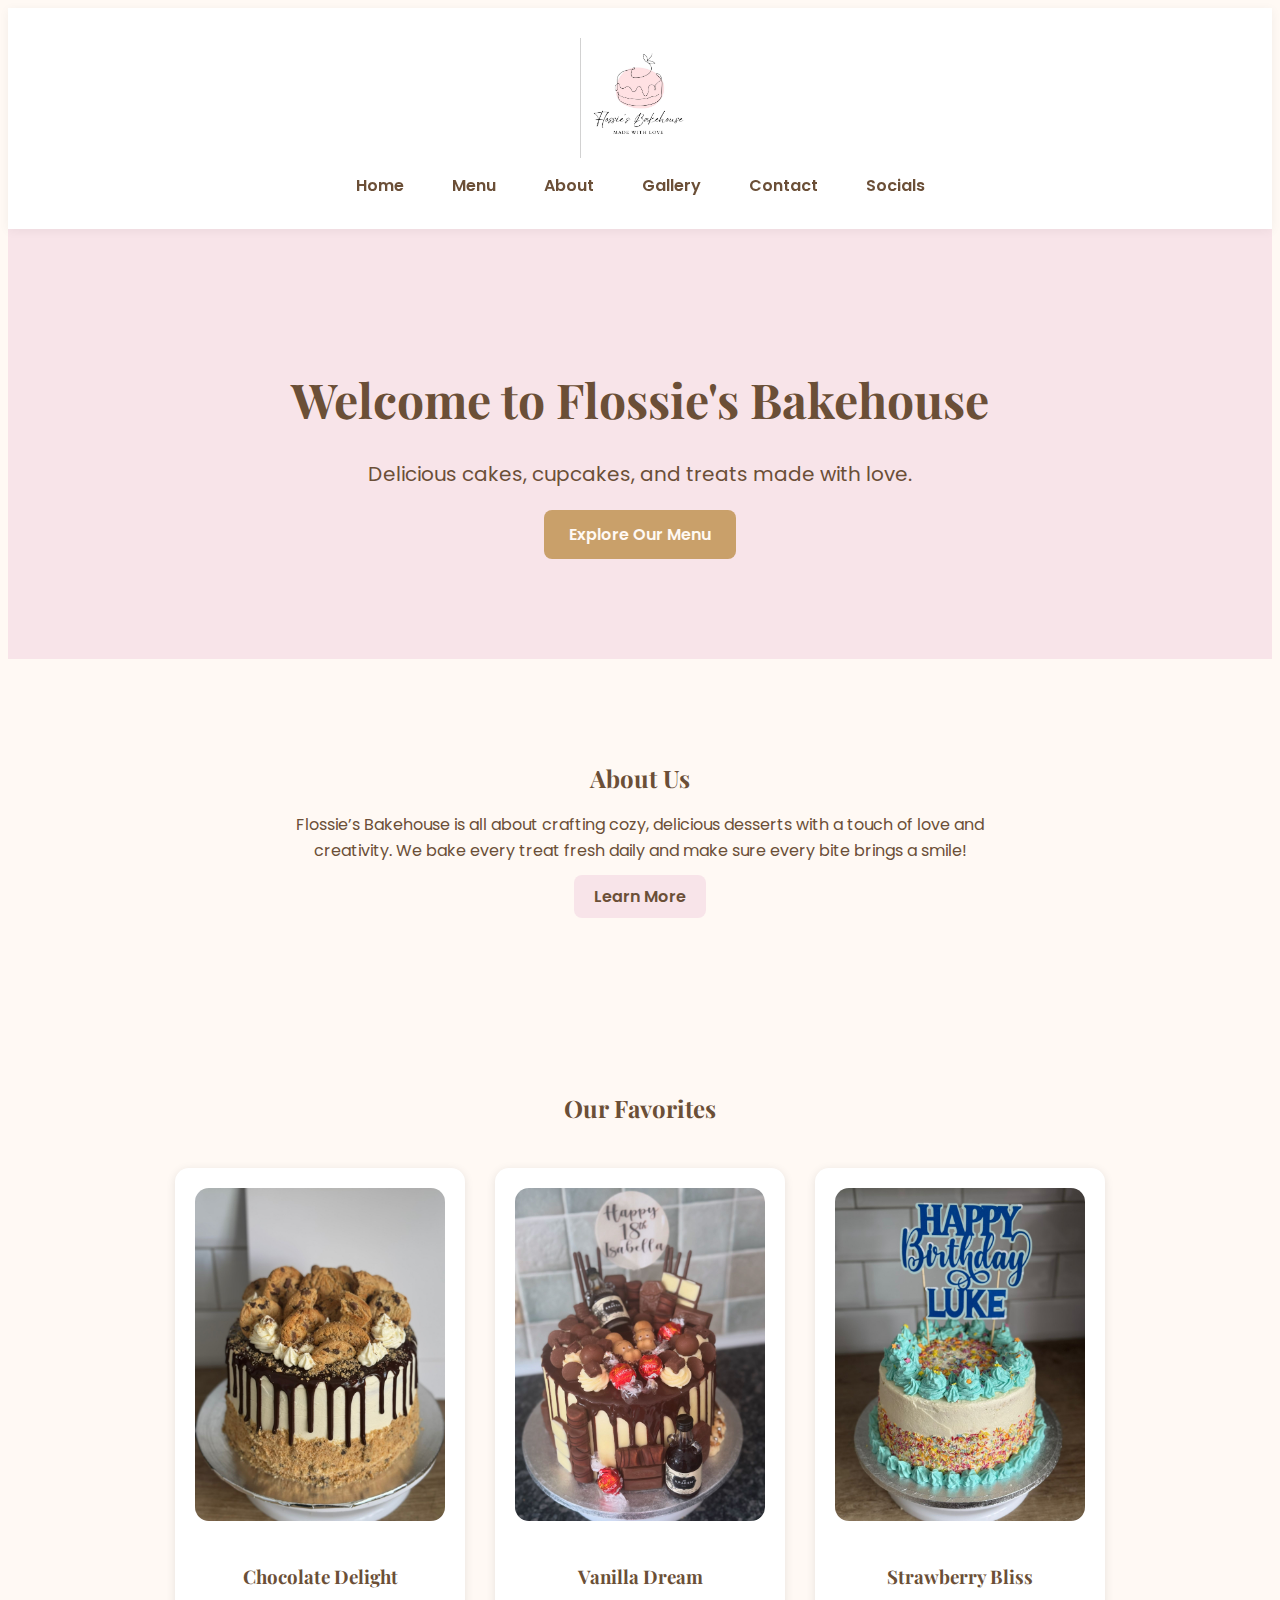
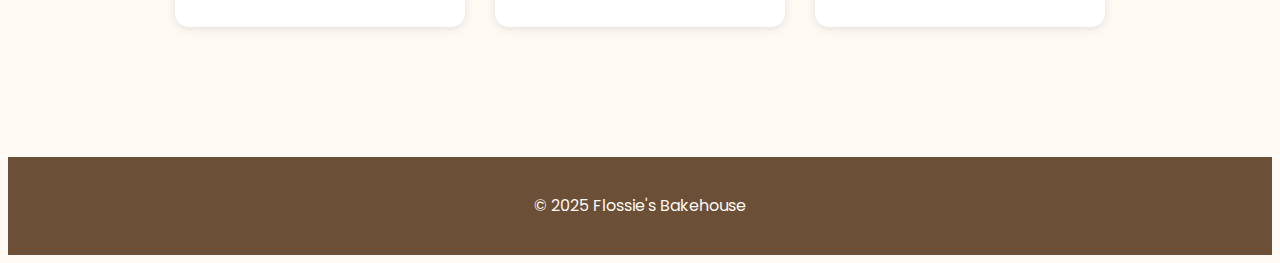
<file: index.html>
<!DOCTYPE html>
<html lang="en">
<head>
  <meta charset="UTF-8">
  <meta name="viewport" content="width=device-width, initial-scale=1.0">
  <title>Flossie's Bakehouse</title>

  <!-- Favicon -->
  <link rel="icon" type="image/png" href="img/favicon.png">
  <link rel="apple-touch-icon" href="img/favicon.png">

  <!-- Google Fonts -->
  <link href="https://fonts.googleapis.com/css2?family=Playfair+Display:wght@700&family=Poppins:wght@400;600&display=swap" rel="stylesheet">

  <!-- CSS -->
  <link rel="stylesheet" href="css/style.css">
</head>
<body>

  <!-- Header -->
  <header>
    <div class="logo-container">
      <img src="img/LOGO.png" alt="Flossie's Bakehouse Logo">
    </div>
    <nav>
      <a href="index.html">Home</a>
      <a href="menu.html">Menu</a>
      <a href="about.html">About</a>
      <a href="gallery.html">Gallery</a>
      <a href="contact.html">Contact</a>
      <a href="socials.html">Socials</a>
    </nav>
  </header>

  <!-- Hero Section -->
  <section class="hero">
    <h1>Welcome to Flossie's Bakehouse</h1>
    <p>Delicious cakes, cupcakes, and treats made with love.</p>
    <a href="menu.html" class="btn">Explore Our Menu</a>
  </section>

  <!-- About Snippet -->
  <section class="about-snippet">
    <h2>About Us</h2>
    <p>Flossie’s Bakehouse is all about crafting cozy, delicious desserts with a touch of love and creativity. We bake every treat fresh daily and make sure every bite brings a smile!</p>
    <a href="about.html" class="btn">Learn More</a>
  </section>

  <!-- Featured Cakes Section -->
  <section class="featured-cakes">
    <h2>Our Favorites</h2>
    <div class="cake-grid">
      <div class="cake-card">
        <img src="img/image1.png" alt="Cake 1">
        <h3>Chocolate Delight</h3>
      </div>
      <div class="cake-card">
        <img src="img/image2.png" alt="Cake 2">
        <h3>Vanilla Dream</h3>
      </div>
      <div class="cake-card">
        <img src="img/image3.png" alt="Cake 3">
        <h3>Strawberry Bliss</h3>
      </div>
    </div>
  </section>

  <!-- Footer -->
  <footer>
    <p>© 2025 Flossie's Bakehouse</p>
  </footer>

</body>
</html>
</file>
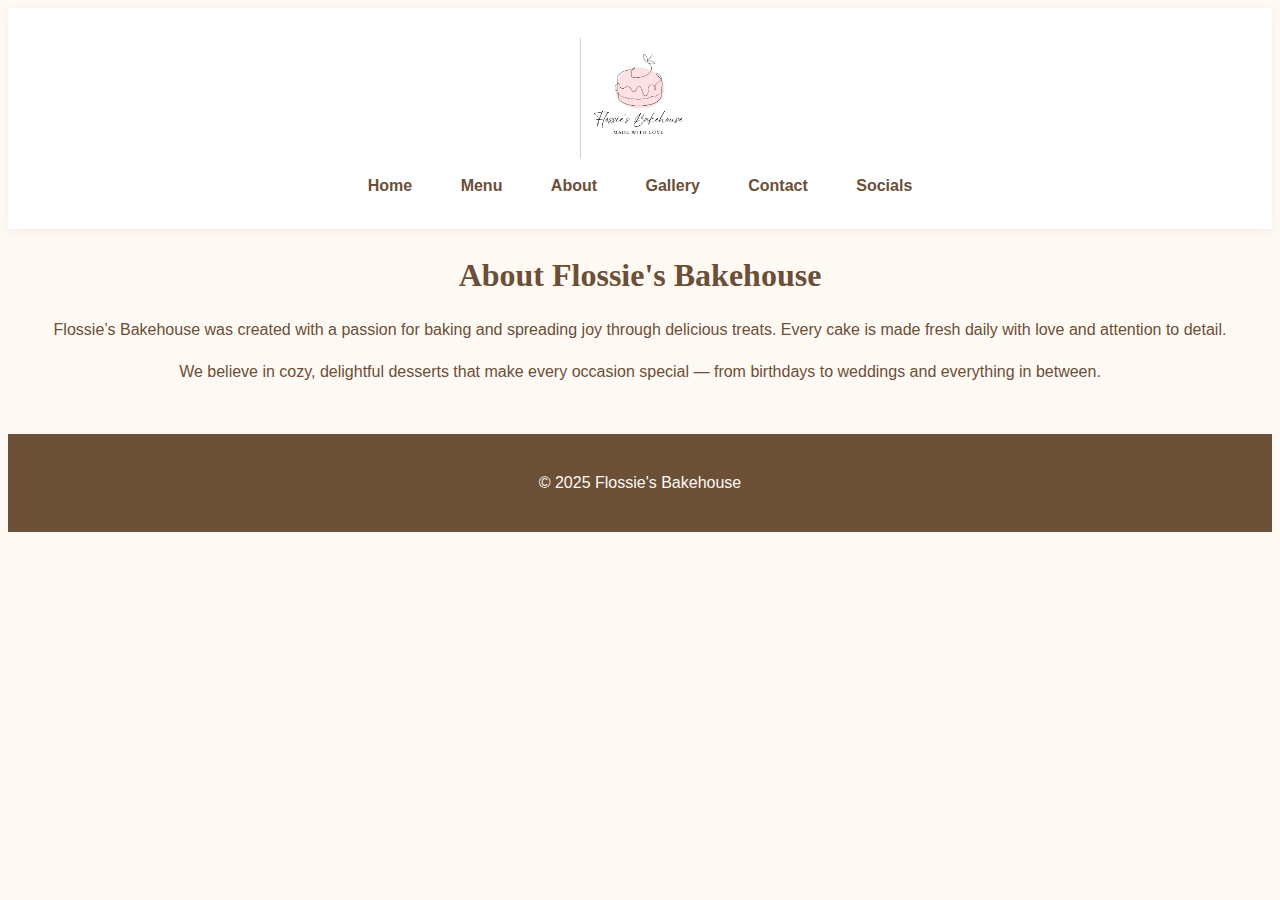
<file: about.html>
<!DOCTYPE html>
<html lang="en">
<head>
  <meta charset="UTF-8">
  <meta name="viewport" content="width=device-width, initial-scale=1.0">
  <title>About Us - Flossie's Bakehouse</title>
  <link rel="icon" type="image/png" href="img/favicon.png">
  <link rel="apple-touch-icon" href="img/favicon.png">
  <link rel="stylesheet" href="css/style.css">
</head>
<body>

  <!-- Header -->
  <header>
    <div class="logo-container">
      <img src="img/LOGO.png" alt="Flossie's Bakehouse Logo">
    </div>
    <nav>
      <a href="index.html">Home</a>
      <a href="menu.html">Menu</a>
      <a href="about.html">About</a>
      <a href="gallery.html">Gallery</a>
      <a href="contact.html">Contact</a>
      <a href="socials.html">Socials</a>
    </nav>
  </header>

  <!-- About Page Content -->
  <main>
    <h1>About Flossie's Bakehouse</h1>
    <p>Flossie’s Bakehouse was created with a passion for baking and spreading joy through delicious treats. Every cake is made fresh daily with love and attention to detail.</p>
    <p>We believe in cozy, delightful desserts that make every occasion special — from birthdays to weddings and everything in between.</p>
  </main>

  <!-- Footer -->
  <footer>
    <p>© 2025 Flossie's Bakehouse</p>
  </footer>

</body>
</html>
</file>
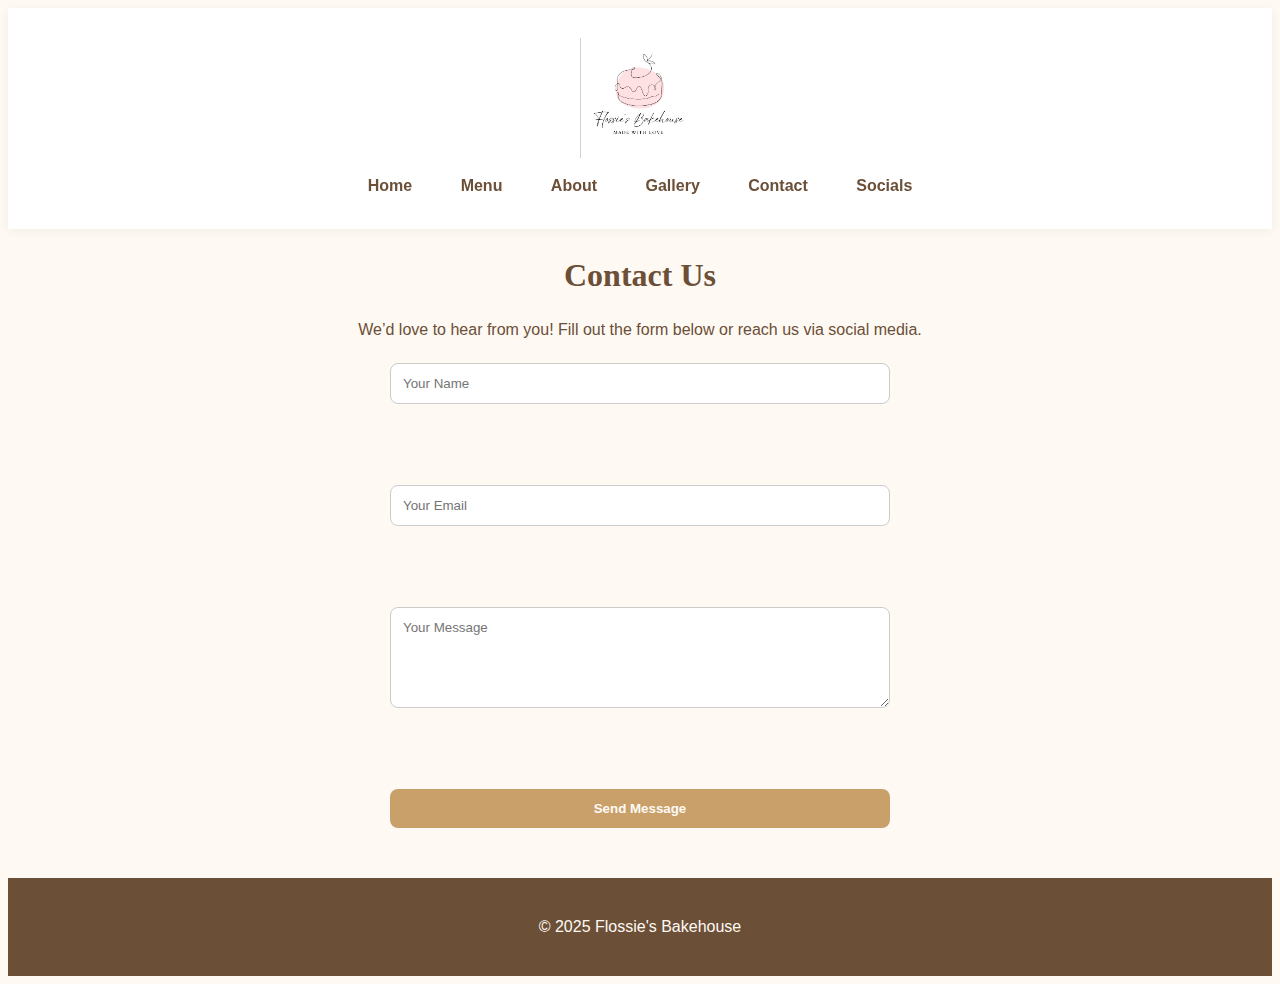
<file: contact.html>
<!DOCTYPE html>
<html lang="en">
<head>
  <meta charset="UTF-8">
  <meta name="viewport" content="width=device-width, initial-scale=1.0">
  <title>Contact - Flossie's Bakehouse</title>
  <link rel="icon" type="image/png" href="img/favicon.png">
  <link rel="apple-touch-icon" href="img/favicon.png">
  <link rel="stylesheet" href="css/style.css">
</head>
<body>

  <!-- Header -->
  <header>
    <div class="logo-container">
      <img src="img/LOGO.png" alt="Flossie's Bakehouse Logo">
    </div>
    <nav>
      <a href="index.html">Home</a>
      <a href="menu.html">Menu</a>
      <a href="about.html">About</a>
      <a href="gallery.html">Gallery</a>
      <a href="contact.html">Contact</a>
      <a href="socials.html">Socials</a>
    </nav>
  </header>

  <!-- Contact Page Content -->
  <main>
    <h1>Contact Us</h1>
    <p>We’d love to hear from you! Fill out the form below or reach us via social media.</p>

    <form action="https://formspree.io/f/mpwkawwy" method="POST">
      <input type="text" name="name" placeholder="Your Name" required><br><br>
      <input type="email" name="email" placeholder="Your Email" required><br><br>
      <textarea name="message" placeholder="Your Message" rows="5" required></textarea><br><br>
      <button type="submit">Send Message</button>
    </form>
  </main>

  <!-- Footer -->
  <footer>
    <p>© 2025 Flossie's Bakehouse</p>
  </footer>

</body>
</html>
</file>
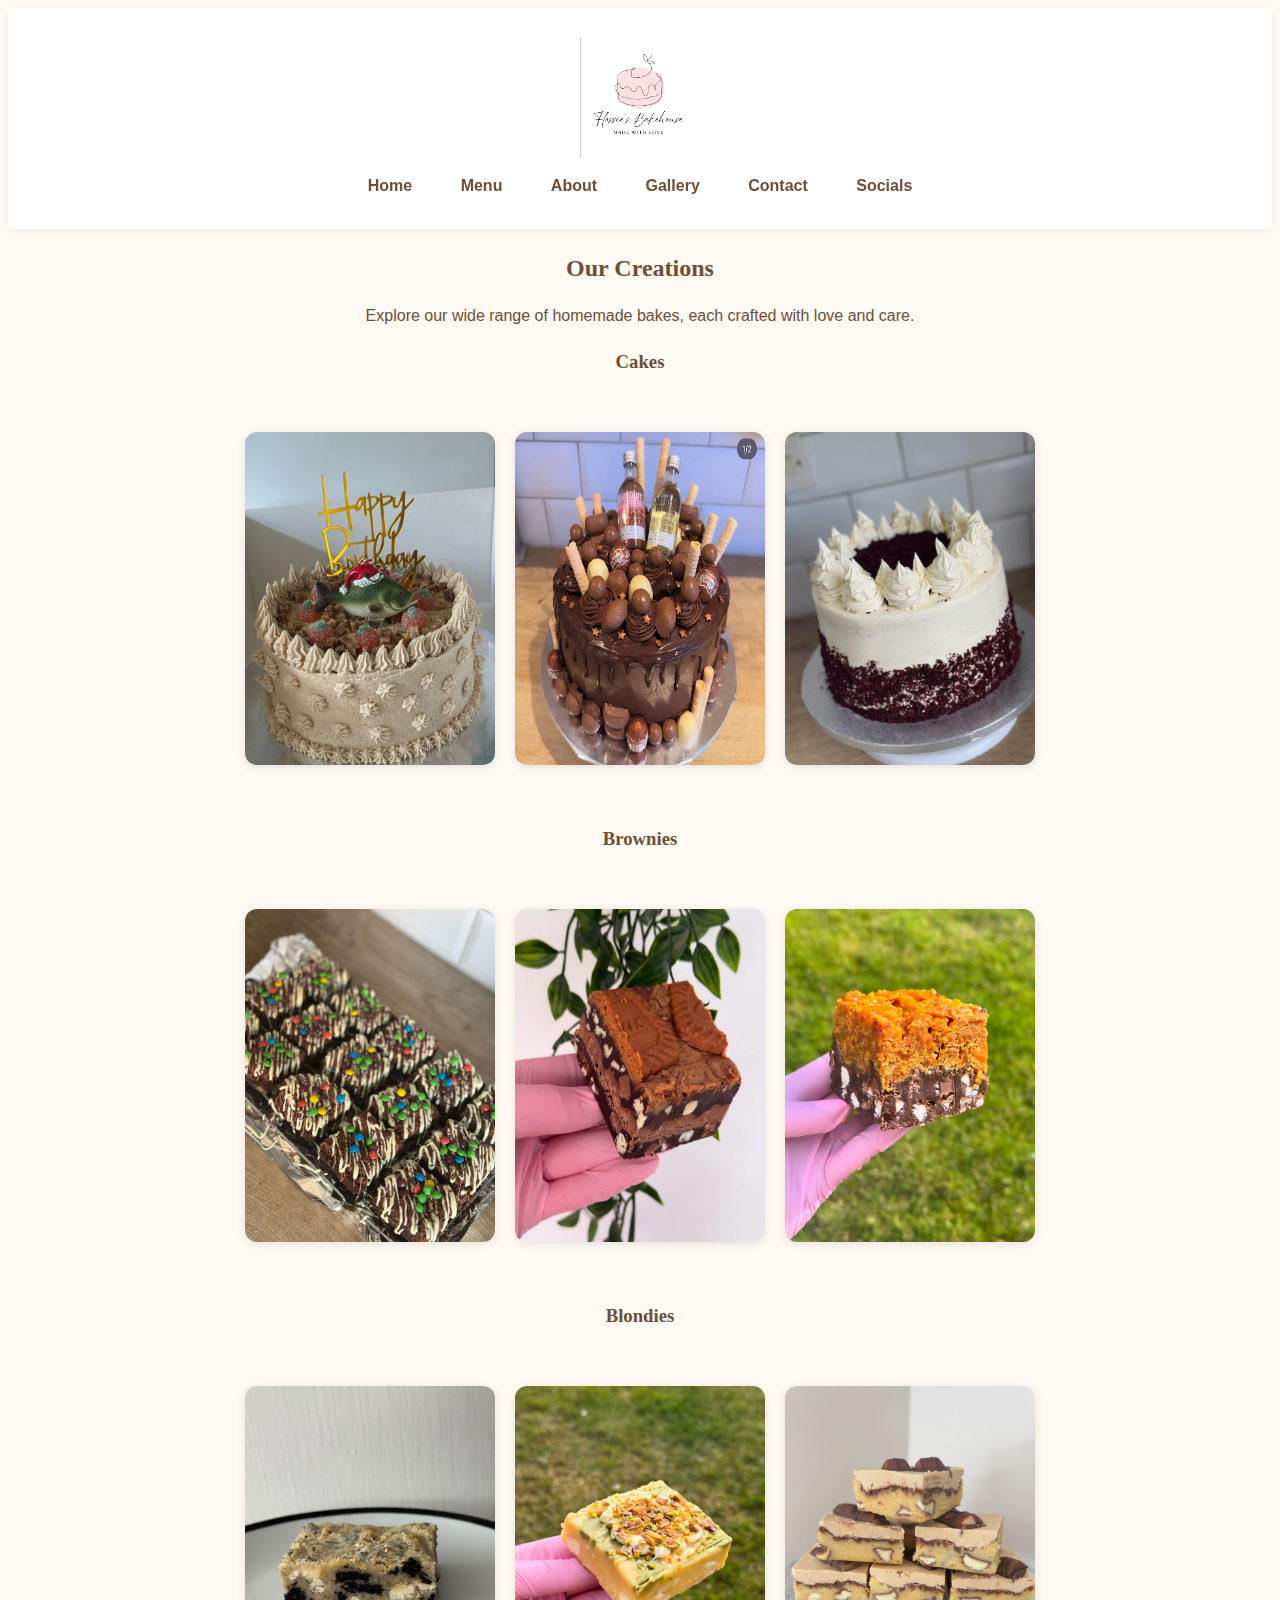
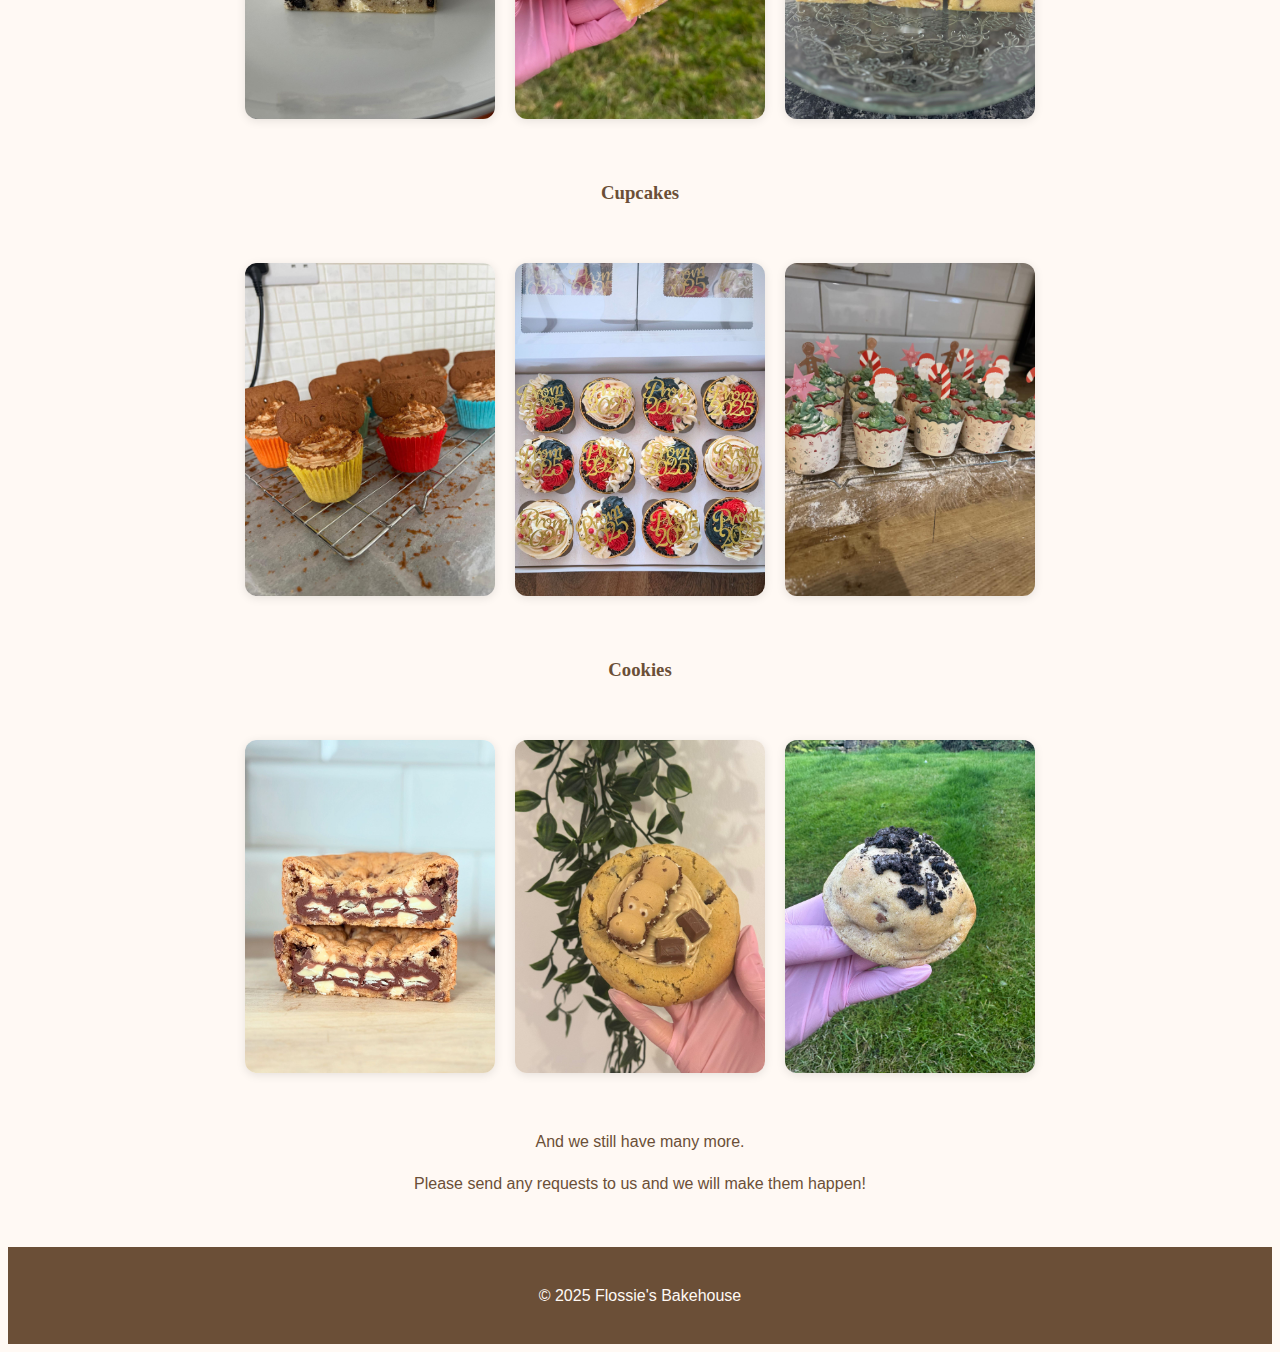
<file: gallery.html>
<!DOCTYPE html>
<html lang="en">
<head>
  <meta charset="UTF-8">
  <meta name="viewport" content="width=device-width, initial-scale=1.0">
  <title>Gallery - Flossie's Bakehouse</title>
  <link rel="icon" type="image/png" href="img/favicon.png">
  <link rel="apple-touch-icon" href="img/favicon.png">
  <link rel="stylesheet" href="css/style.css">
</head>
<body>

  <!-- Header -->
  <header>
    <div class="logo-container">
      <img src="img/LOGO.png" alt="Flossie's Bakehouse Logo">
    </div>
    <nav>
      <a href="index.html">Home</a>
      <a href="menu.html">Menu</a>
      <a href="about.html">About</a>
      <a href="gallery.html">Gallery</a>
      <a href="contact.html">Contact</a>
      <a href="socials.html">Socials</a>
    </nav>
  </header>

 <section class="gallery" id="gallery">
  <h2>Our Creations</h2>
  <p>Explore our wide range of homemade bakes, each crafted with love and care.</p>

  <!-- Cakes -->
  <h3>Cakes</h3>
  <div class="gallery-grid">
    <img src="img/cake1.png" alt="Cake 1">
    <img src="img/cake2.png" alt="Cake 2">
    <img src="img/cake3.png" alt="Cake 3">
  </div>

  <!-- Brownies -->
  <h3>Brownies</h3>
  <div class="gallery-grid">
    <img src="img/brownie1.png" alt="Brownie 1">
    <img src="img/brownie2.png" alt="Brownie 2">
    <img src="img/brownie3.png" alt="Brownie 3">
  </div>

  <!-- Blondies -->
  <h3>Blondies</h3>
  <div class="gallery-grid">
    <img src="img/blondie1.png" alt="Blondie 1">
    <img src="img/blondie2.png" alt="Blondie 2">
    <img src="img/blondie3.png" alt="Blondie 3">
  </div>

  <!-- Cupcakes -->
  <h3>Cupcakes</h3>
  <div class="gallery-grid">
    <img src="img/cupcake1.png" alt="Cupcake 1">
    <img src="img/cupcake2.png" alt="Cupcake 2">
    <img src="img/cupcake3.png" alt="Cupcake 3">
  </div>

  <!-- Cookies -->
  <h3>Cookies</h3>
  <div class="gallery-grid">
    <img src="img/cookie1.png" alt="Cookie 1">
    <img src="img/cookie2.png" alt="Cookie 2">
    <img src="img/cookie3.png" alt="Cookie 3">
  </div>

  <p>And we still have many more.</p>
   <p>Please send any requests to us and we will make them happen!</p>
</section>

  <!-- Footer -->
  <footer>
    <p>© 2025 Flossie's Bakehouse</p>
  </footer>

</body>
</html>
</file>
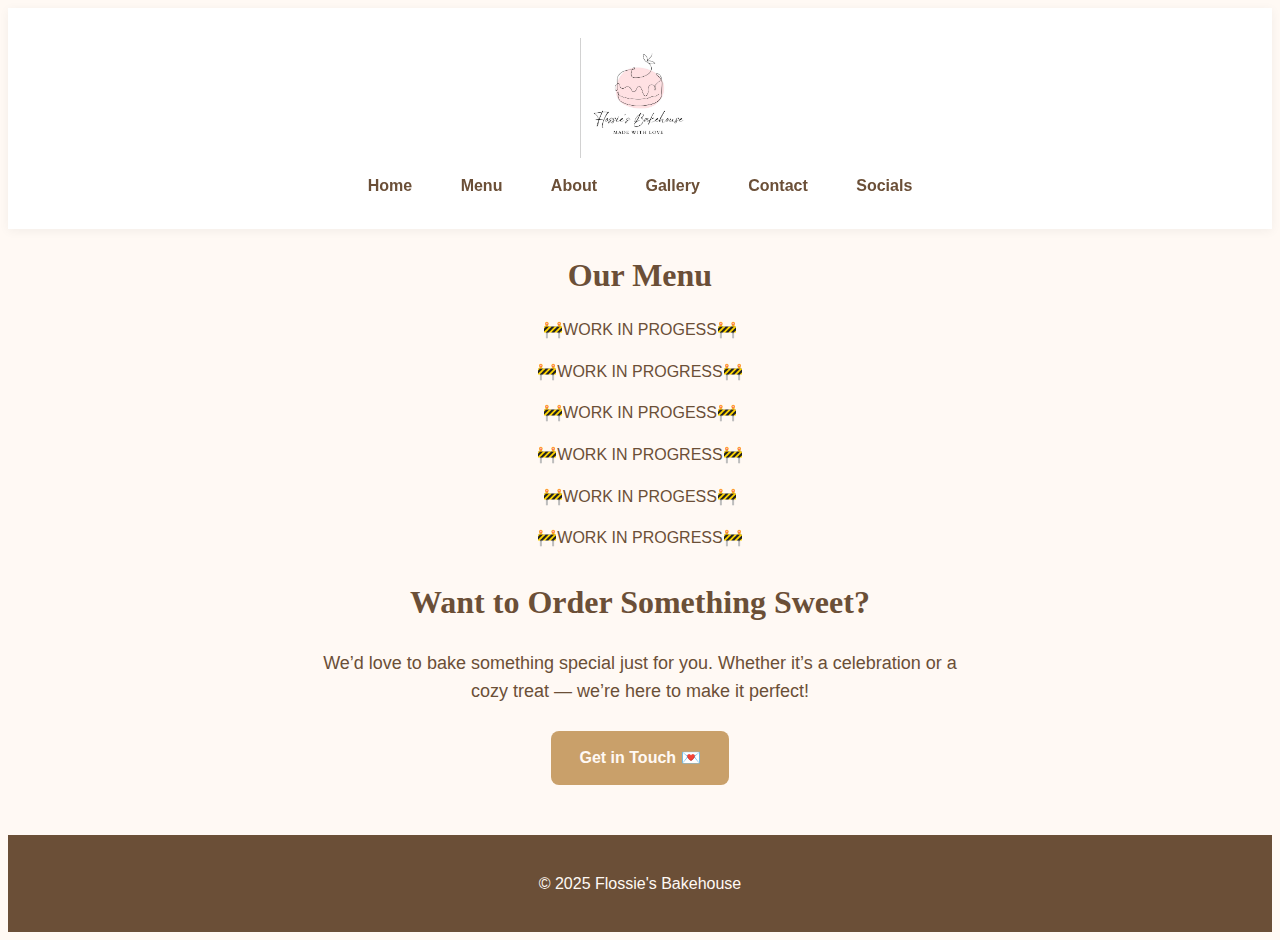
<file: menu.html>
<!DOCTYPE html>
<html lang="en">
<head>
  <meta charset="UTF-8">
  <meta name="viewport" content="width=device-width, initial-scale=1.0">
  <title>Menu - Flossie's Bakehouse</title>
  <link rel="icon" type="image/png" href="img/favicon.png">
  <link rel="apple-touch-icon" href="img/favicon.png">
  <link rel="stylesheet" href="css/style.css">
</head>
<body>

  <!-- Header -->
  <header>
    <div class="logo-container">
      <img src="img/LOGO.png" alt="Flossie's Bakehouse Logo">
    </div>
    <nav>
      <a href="index.html">Home</a>
      <a href="menu.html">Menu</a>
      <a href="about.html">About</a>
      <a href="gallery.html">Gallery</a>
      <a href="contact.html">Contact</a>
      <a href="socials.html">Socials</a>
    </nav>
  </header>

  <!-- Menu Page Content -->
  <main>
    <h1>Our Menu</h1>
    <p>🚧WORK IN PROGESS🚧</p>
    <P>🚧WORK IN PROGRESS🚧</P>
     <p>🚧WORK IN PROGESS🚧</p>
    <P>🚧WORK IN PROGRESS🚧</P>
     <p>🚧WORK IN PROGESS🚧</p>
    <P>🚧WORK IN PROGRESS🚧</P>
  </main>

  <!-- CTA Section -->
<section class="cta">
  <h2>Want to Order Something Sweet?</h2>
  <p>We’d love to bake something special just for you. Whether it’s a celebration or a cozy treat — we’re here to make it perfect!</p>
  <a href="contact.html" class="btn">Get in Touch 💌</a>
</section>


  <!-- Footer -->
  <footer>
    <p>© 2025 Flossie's Bakehouse</p>
  </footer>

</body>
</html>
</file>
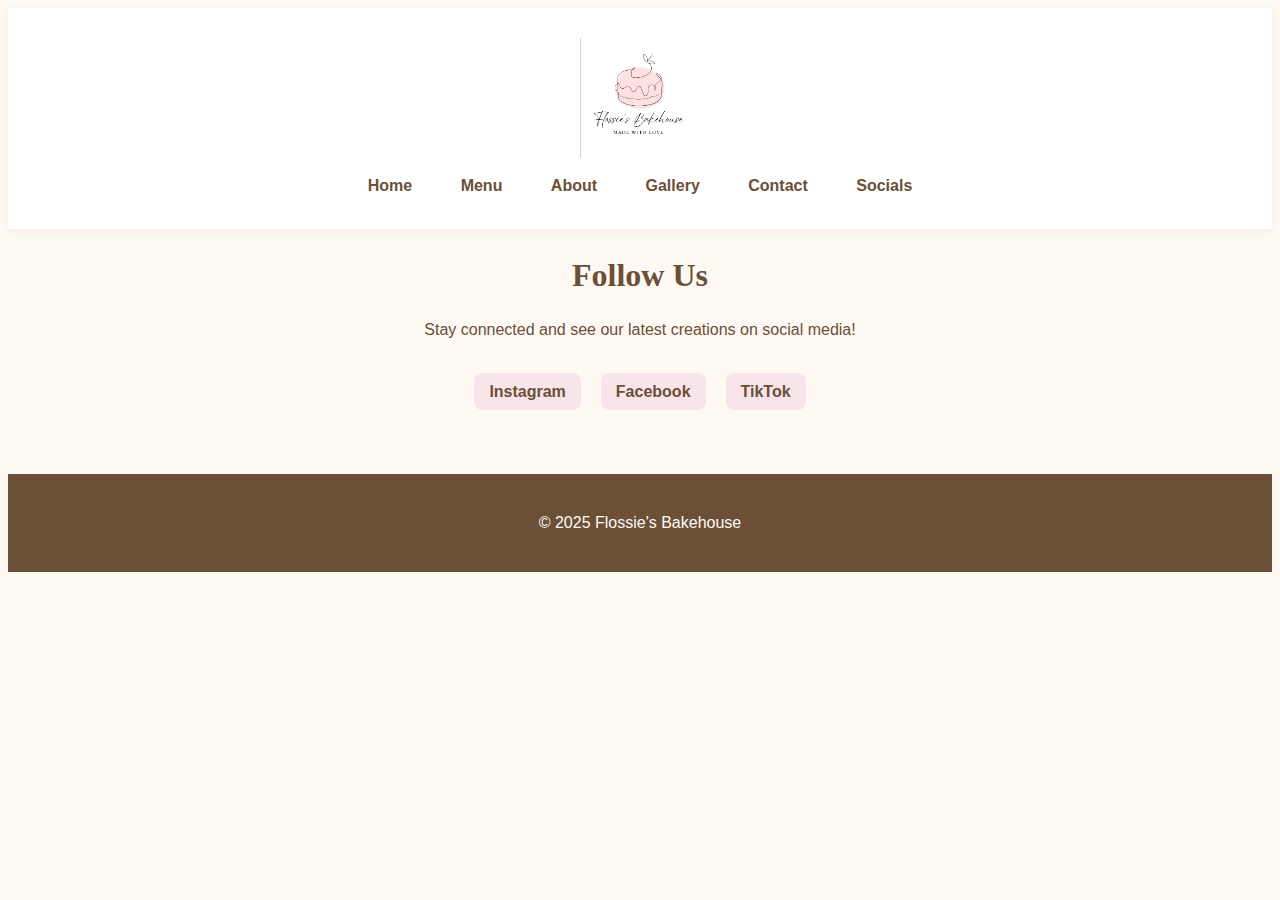
<file: socials.html>
<!DOCTYPE html>
<html lang="en">
<head>
  <meta charset="UTF-8">
  <meta name="viewport" content="width=device-width, initial-scale=1.0">
  <title>Socials - Flossie's Bakehouse</title>
  <link rel="icon" type="image/png" href="img/favicon.png">
  <link rel="apple-touch-icon" href="img/favicon.png">
  <link rel="stylesheet" href="css/style.css">
</head>
<body>

  <!-- Header -->
  <header>
    <div class="logo-container">
      <img src="img/LOGO.png" alt="Flossie's Bakehouse Logo">
    </div>
    <nav>
      <a href="index.html">Home</a>
      <a href="menu.html">Menu</a>
      <a href="about.html">About</a>
      <a href="gallery.html">Gallery</a>
      <a href="contact.html">Contact</a>
      <a href="socials.html">Socials</a>
    </nav>
  </header>

  <!-- Socials Page Content -->
  <main>
    <h1>Follow Us</h1>
    <p>Stay connected and see our latest creations on social media!</p>
    <ul class="social-links">
      <li><a href="https://www.instagram.com/flossiesbakehouse_/" target="_blank">Instagram</a></li>
      <li><a href="https://www.facebook.com/profile.php?id=61572202484088" target="_blank">Facebook</a></li>
      <li><a href="#" target="_blank">TikTok</a></li>
    </ul>
  </main>

  <!-- Footer -->
  <footer>
    <p>© 2025 Flossie's Bakehouse</p>
  </footer>

</body>
</html>
</file>
<file: css/style.css>
<!DOCTYPE html>
<html lang="en">
<head>
  <meta charset="UTF-8">
  <meta name="viewport" content="width=device-width, initial-scale=1.0">
  <title>Flossie's Bakehouse</title>

  <!-- Favicon -->
  <link rel="icon" type="image/png" href="img/favicon.png">
  <link rel="apple-touch-icon" href="img/favicon.png">

  <!-- Google Fonts -->
  <link href="https://fonts.googleapis.com/css2?family=Playfair+Display:wght@700&family=Poppins:wght@400;600&display=swap" rel="stylesheet">

  <!-- Embedded CSS -->
  <style>
    /* Reset */
    * {margin:0;padding:0;box-sizing:border-box;}

    /* Fonts & Body */
    body {font-family:'Poppins', sans-serif;background-color:#fff9f4;color:#6b4f37;text-align:center;line-height:1.6;}
    h1,h2,h3 {font-family:'Playfair Display', serif;color:#6b4f37;margin-bottom:15px;}
    a {text-decoration:none;color:#6b4f37;transition:0.3s;}
    a:hover {color:#c9a06a;}

    /* Header */
    header {background:#fff;padding:30px 20px;text-align:center;box-shadow:0 2px 10px rgba(0,0,0,0.05);position:sticky;top:0;z-index:1000;}
    .logo-container img {height:120px;display:block;margin:0 auto;}
    nav {margin-top:15px;}
    nav a {margin:0 12px;padding:5px 10px;font-weight:600;border-radius:8px;}
    nav a:hover {background-color:#f8e4e9;color:#6b4f37;}

    /* Hero Section */
    .hero {padding:100px 20px;background-color:#f8e4e9;}
    .hero h1 {font-size:48px;margin-bottom:20px;}
    .hero p {font-size:20px;margin-bottom:20px;}
    .hero .btn {display:inline-block;padding:12px 25px;background-color:#c9a06a;color:#fff9f4;font-weight:600;border-radius:8px;}
    .hero .btn:hover {background-color:#6b4f37;}

    /* About Snippet */
    .about-snippet {padding:80px 20px;}
    .about-snippet p {max-width:700px;margin:0 auto 20px auto;}
    .about-snippet .btn {background-color:#f8e4e9;color:#6b4f37;padding:10px 20px;border-radius:8px;font-weight:600;}
    .about-snippet .btn:hover {background-color:#c9a06a;color:#fff9f4;}

    /* Featured Cakes */
    .featured-cakes {padding:80px 20px;background-color:#fff9f4;}
    .featured-cakes h2 {margin-bottom:40px;}
    .cake-grid {display:flex;justify-content:center;flex-wrap:wrap;gap:30px;}
    .cake-card {background:#fff;border-radius:14px;padding:20px;width:250px;box-shadow:0 2px 10px rgba(0,0,0,0.1);}
    .cake-card img {width:100%;border-radius:14px;margin-bottom:15px;}

    /* Gallery */
    .gallery-grid {display:flex;justify-content:center;flex-wrap:wrap;gap:20px;padding:40px 20px;}
    .gallery-grid img {width:250px;border-radius:12px;box-shadow:0 2px 10px rgba(0,0,0,0.1);}

    /* Contact Form */
    form {max-width:500px;margin:20px auto;display:flex;flex-direction:column;gap:15px;}
    input,textarea {padding:12px;border-radius:8px;border:1px solid #ccc;font-family:'Poppins',sans-serif;}
    button {padding:12px;background-color:#c9a06a;color:#fff9f4;font-weight:600;border:none;border-radius:8px;cursor:pointer;}
    button:hover {background-color:#6b4f37;}

    /* Socials */
    .social-links {list-style:none;display:flex;justify-content:center;gap:20px;padding:20px 0;}
    .social-links a {padding:10px 15px;border-radius:8px;background-color:#f8e4e9;color:#6b4f37;font-weight:600;}
    .social-links a:hover {background-color:#c9a06a;color:#fff9f4;}

    /* Footer */
    footer {padding:20px;background-color:#6b4f37;color:#fff9f4;margin-top:50px;}
  </style>
</head>
<body>

  <!-- Header -->
  <header>
    <div class="logo-container">
      <img src="img/LOGO.png" alt="Flossie's Bakehouse Logo">
    </div>
    <nav>
      <a href="#home">Home</a>
      <a href="#menu">Menu</a>
      <a href="#about">About</a>
      <a href="#gallery">Gallery</a>
      <a href="#contact">Contact</a>
      <a href="#socials">Socials</a>
    </nav>
  </header>

  <!-- Hero Section -->
  <section class="hero" id="home">
    <h1>Welcome to Flossie's Bakehouse</h1>
    <p>Delicious cakes, cupcakes, and treats made with love.</p>
    <a href="#menu" class="btn">Explore Our Menu</a>
  </section>

  <!-- About Snippet -->
  <section class="about-snippet" id="about">
    <h2>About Us</h2>
    <p>Flossie’s Bakehouse is all about crafting cozy, delicious desserts with a touch of love and creativity. We bake every treat fresh daily and make sure every bite brings a smile!</p>
    <a href="#about" class="btn">Learn More</a>
  </section>

  <!-- Menu Section -->
  <section class="featured-cakes" id="menu">
    <h2>Our Favorites</h2>
    <div class="cake-grid">
      <div class="cake-card">
        <img src="img/image1.png" alt="Chocolate Delight">
        <h3>Chocolate Delight - $25</h3>
      </div>
      <div class="cake-card">
        <img src="img/image2.png" alt="Vanilla Dream">
        <h3>Vanilla Dream - $22</h3>
      </div>
      <div class="cake-card">
        <img src="img/image3.png" alt="Strawberry Bliss">
        <h3>Strawberry Bliss - $24</h3>
      </div>
    </div>
  </section>

  <!-- Gallery Section -->
  <section class="gallery" id="gallery">
    <h2>Gallery</h2>
    <p>Take a look at some of our beautifully crafted cakes!</p>
    <div class="gallery-grid">
      <img src="img/image1.png" alt="Cake 1">
      <img src="img/image2.png" alt="Cake 2">
      <img src="img/image3.png" alt="Cake 3">
      <img src="img/image4.png" alt="Cake 4">
    </div>
  </section>

  <!-- Contact Section -->
  <section class="contact" id="contact">
    <h2>Contact Us</h2>
    <p>We’d love to hear from you! Fill out the form below or reach us via social media.</p>
    <form action="https://formspree.io/f/mpwkawwy" method="POST">
      <input type="text" name="name" placeholder="Your Name" required>
      <input type="email" name="email" placeholder="Your Email" required>
      <textarea name="message" placeholder="Your Message" rows="5" required></textarea>
      <button type="submit">Send Message</button>
    </form>
  </section>

  <!-- Socials Section -->
  <section class="socials" id="socials">
    <h2>Follow Us</h2>
    <p>Stay connected and see our latest creations!</p>
    <ul class="social-links">
      <li><a href="https://www.instagram.com/flossiesbakehouse_/" target="_blank">Instagram</a></li>
      <li><a href="#" target="_blank">Facebook</a></li>
      <li><a href="#" target="_blank">TikTok</a></li>
    </ul>
  </section>

/* CTA Section */
.cta {
  background-color: #f8e4e9; /* soft pink background */
  padding: 80px 20px;
  text-align: center;
  border-radius: 16px;
  margin: 60px auto;
  max-width: 900px;
  box-shadow: 0 2px 10px rgba(0,0,0,0.05);
}

.cta h2 {
  color: #6b4f37; /* warm brown */
  font-size: 32px;
  margin-bottom: 20px;
  font-family: 'Playfair Display', serif;
}

.cta p {
  color: #6b4f37;
  max-width: 650px;
  margin: 0 auto 25px;
  font-size: 18px;
  line-height: 1.6;
}

.cta .btn {
  display: inline-block;
  padding: 14px 28px;
  background-color: #c9a06a; /* gold accent */
  color: #fff9f4;
  font-weight: 600;
  border-radius: 8px;
  text-decoration: none;
  transition: all 0.3s ease;
}

.cta .btn:hover {
  background-color: #6b4f37; /* dark brown hover */
  transform: translateY(-2px);
}



  <!-- Footer -->
  <footer>
    <p>© 2025 Flossie's Bakehouse</p>
  </footer>

</body>
</html>
</file>
